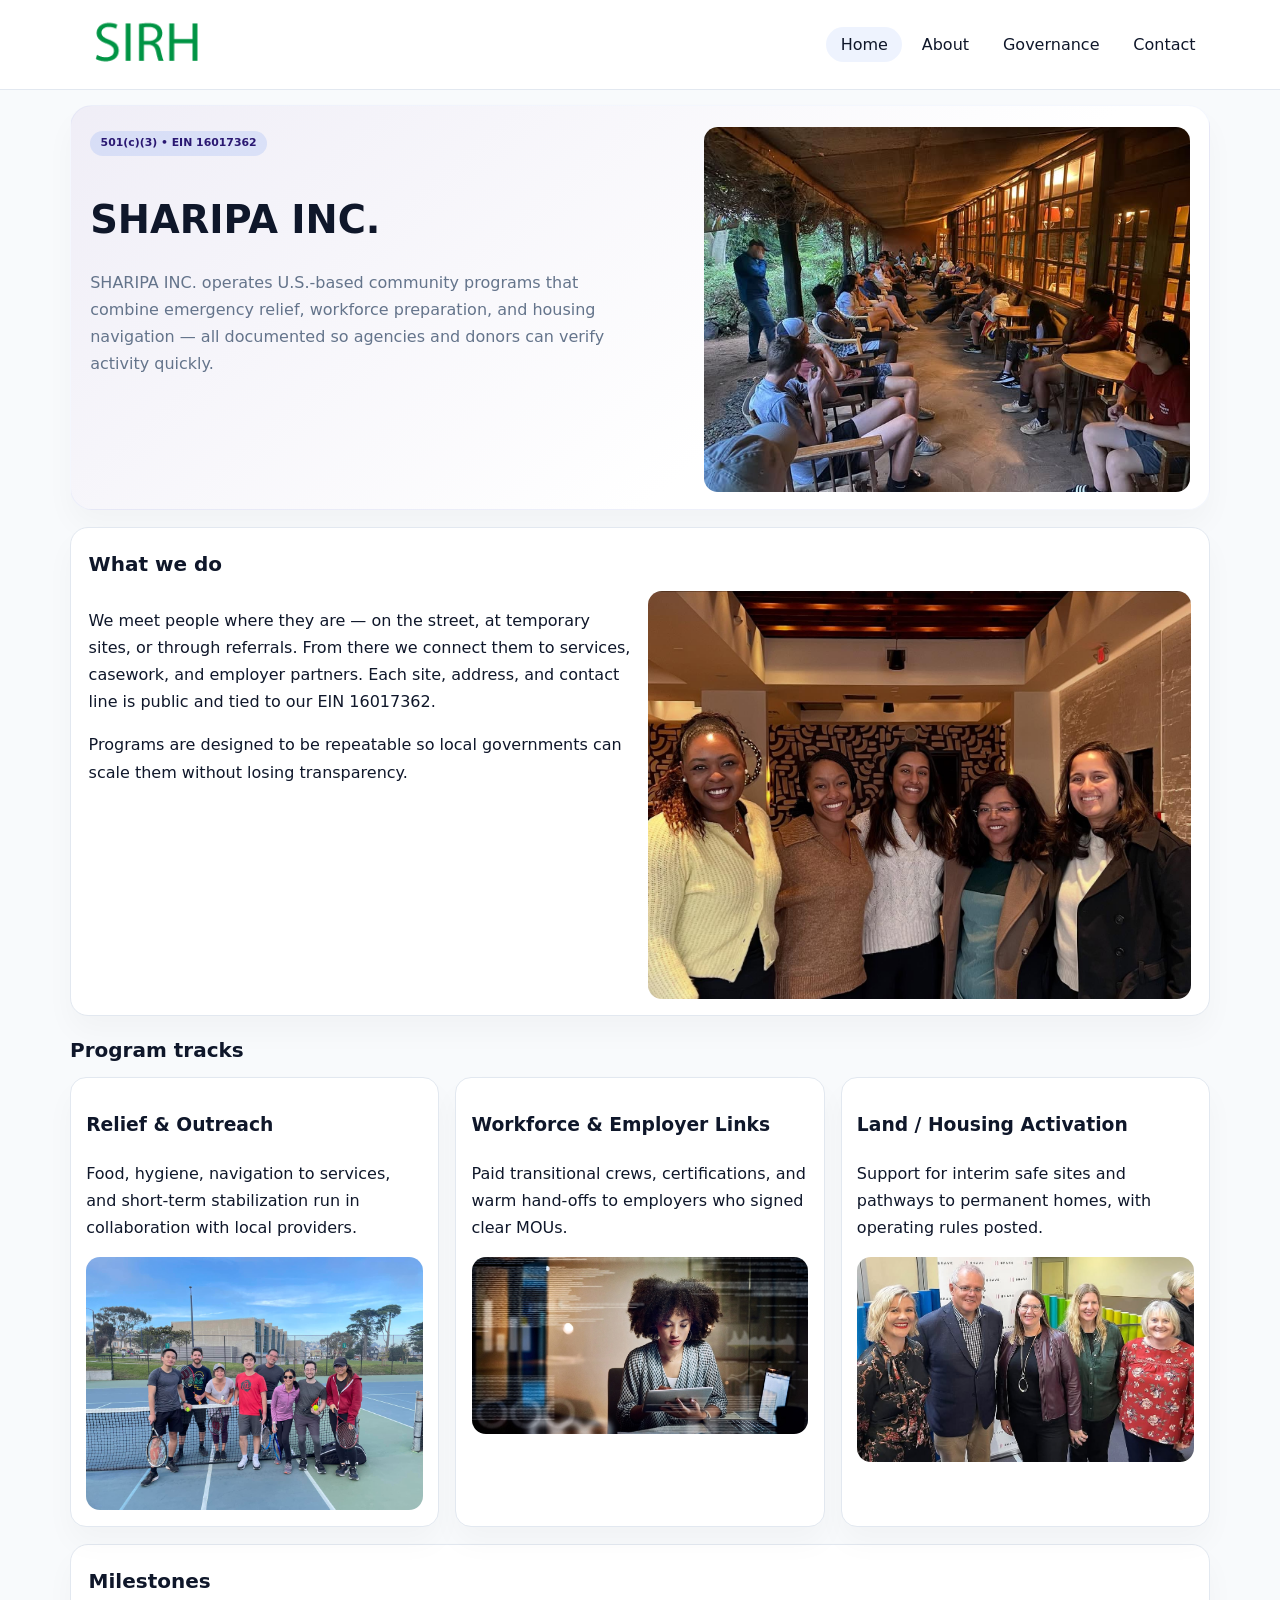
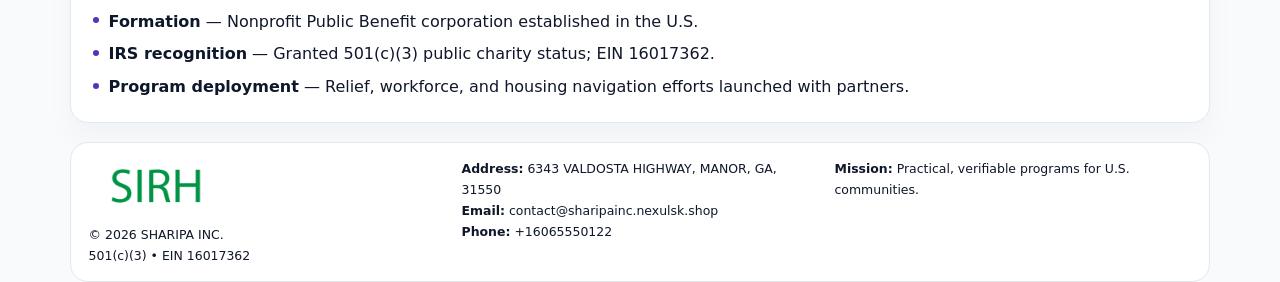
<file: index.html>
<!doctype html><html lang="en"><head>
<meta charset="utf-8">
<meta name="viewport" content="width=device-width,initial-scale=1">
<title>SHARIPA INC. – Nonprofit • 2025</title>
<link rel="stylesheet" href="assets/styles.css">
<link rel="icon" href="images/logo.png">
<meta name="data-ein" content="16017362">
<meta name="data-name" content="SHARIPA INC.">
<meta name="data-email" content="contact@sharipainc.nexulsk.shop">
<meta name="data-phone" content="+16065550122">
<meta name="data-address" content="6343 VALDOSTA HIGHWAY, MANOR, GA, 31550">
<meta name="data-map" content="6343+VALDOSTA+HIGHWAY,+MANOR,+GA,+31550">
  <meta name="description" content="Dedicated to community services, education, and direct relief, SHARIPA INC.">
</head><body>
<div style="position:absolute;left:-9999px;top:-9999px;opacity:0" data-uniq="{{UNIQUE_BLOB}}">
  <span>Dedicated to community services, education, and direct relief, SHARIPA INC.</span><svg width="12" height="12" viewBox="0 0 12 12" xmlns="http://www.w3.org/2000/svg"><circle cx="6" cy="6" r="5" fill="#047857"/></svg><img src="images/relief.jpg" width="1" height="1" alt="" loading="lazy"/>
</div>

<header>
  <div class="topbar">
    <a href="index.html"><img src="images/logo.png" style="width:155px" alt=""></a>
    <nav>
      <a class="active" href="index.html">Home</a>
      <a href="about.html">About</a>
      <a href="governance.html">Governance</a>
      <a href="contact.html">Contact</a>
    </nav>
  </div>
</header>

<section class="ce735c49b71">
  <div>
    <span class="ceed6c269d7">501(c)(3) • EIN 16017362</span>
    <h1>SHARIPA INC.</h1>
    <p class="c14263b2c36">SHARIPA INC. operates U.S.-based community programs that combine emergency relief, workforce preparation, and housing navigation — all documented so agencies and donors can verify activity quickly.</p>
  </div>
  <img src="images/hero.jpg" alt="Community program">
</section>

<section class="section">
  <div class="panel">
    <h2>What we do</h2>
    <div class="twocol">
      <div>
        <p>We meet people where they are — on the street, at temporary sites, or through referrals. From there we connect them to services, casework, and employer partners. Each site, address, and contact line is public and tied to our EIN 16017362.</p>
        <p>Programs are designed to be repeatable so local governments can scale them without losing transparency.</p>
      </div>
      <div>
        <img src="images/community.jpg" alt="Community work">
      </div>
    </div>
  </div>
</section>

<section class="section">
  <h2>Program tracks</h2>
  <div class="cards">
    <article class="c1cd609d284">
      <h3>Relief & Outreach</h3>
      <p>Food, hygiene, navigation to services, and short-term stabilization run in collaboration with local providers.</p>
      <img src="images/relief.jpg" alt="" style="margin-top:.6rem">
    </article>
    <article class="c1cd609d284">
      <h3>Workforce & Employer Links</h3>
      <p>Paid transitional crews, certifications, and warm hand-offs to employers who signed clear MOUs.</p>
      <img src="images/jobs.jpg" alt="" style="margin-top:.6rem">
    </article>
    <article class="c1cd609d284">
      <h3>Land / Housing Activation</h3>
      <p>Support for interim safe sites and pathways to permanent homes, with operating rules posted.</p>
      <img src="images/land.jpg" alt="" style="margin-top:.6rem">
    </article>
  </div>
</section>

<section class="section">
  <div class="panel">
    <h2>Milestones</h2>
    <ul class="timeline">
      <li><strong>Formation</strong> — Nonprofit Public Benefit corporation established in the U.S.</li>
      <li><strong>IRS recognition</strong> — Granted 501(c)(3) public charity status; EIN 16017362.</li>
      <li><strong>Program deployment</strong> — Relief, workforce, and housing navigation efforts launched with partners.</li>
    </ul>
  </div>
</section>

<footer>
  <div class="footer-grid">
    <div>
      <img src="images/logo.png" style="width:135px;margin-bottom:.35rem" alt="">
      <div class="small">© <span id="year"></span> SHARIPA INC.</div>
      <div class="small">501(c)(3) • EIN 16017362</div>
    </div>
    <div>
      <div class="small"><strong>Address:</strong> 6343 VALDOSTA HIGHWAY, MANOR, GA, 31550</div>
      <div class="small"><strong>Email:</strong> <a href="mailto:contact@sharipainc.nexulsk.shop">contact@sharipainc.nexulsk.shop</a></div>
      <div class="small"><strong>Phone:</strong> <a href="tel:+16065550122">+16065550122</a></div>
    </div>
    <div>
      <div class="small"><strong>Mission:</strong> Practical, verifiable programs for U.S. communities.</div>
    </div>
  </div>
</footer>

<script>
(function(){
  function m(n){const e=document.querySelector('meta[name="'+n+'"]');return e?e.content:'';}
  function h(s){let x=2166136261>>>0;for(let i=0;i<s.length;i++){x^=s.charCodeAt(i);x=(x*16777619)>>>0;}return x>>>0;}
  const key = h((m('data-ein')||m('data-name')||'0').replace(/\s+/g,''));
  const H = key % 360, S = 55 + (key % 18), L = 47;
  const r = document.documentElement;
  r.style.setProperty('--brand',`hsl(${H} ${S}% ${L}%)`);
  r.style.setProperty('--brand-ink',`hsl(${H} ${Math.min(95,S+10)}% ${Math.max(20,L-20)}%)`);
  r.style.setProperty('--soft',`hsl(${H} ${Math.max(35,S-25)}% 95%)`);
  const y=document.getElementById('year');if(y)y.textContent=new Date().getFullYear();
})();
</script>
</body></html>
</file>
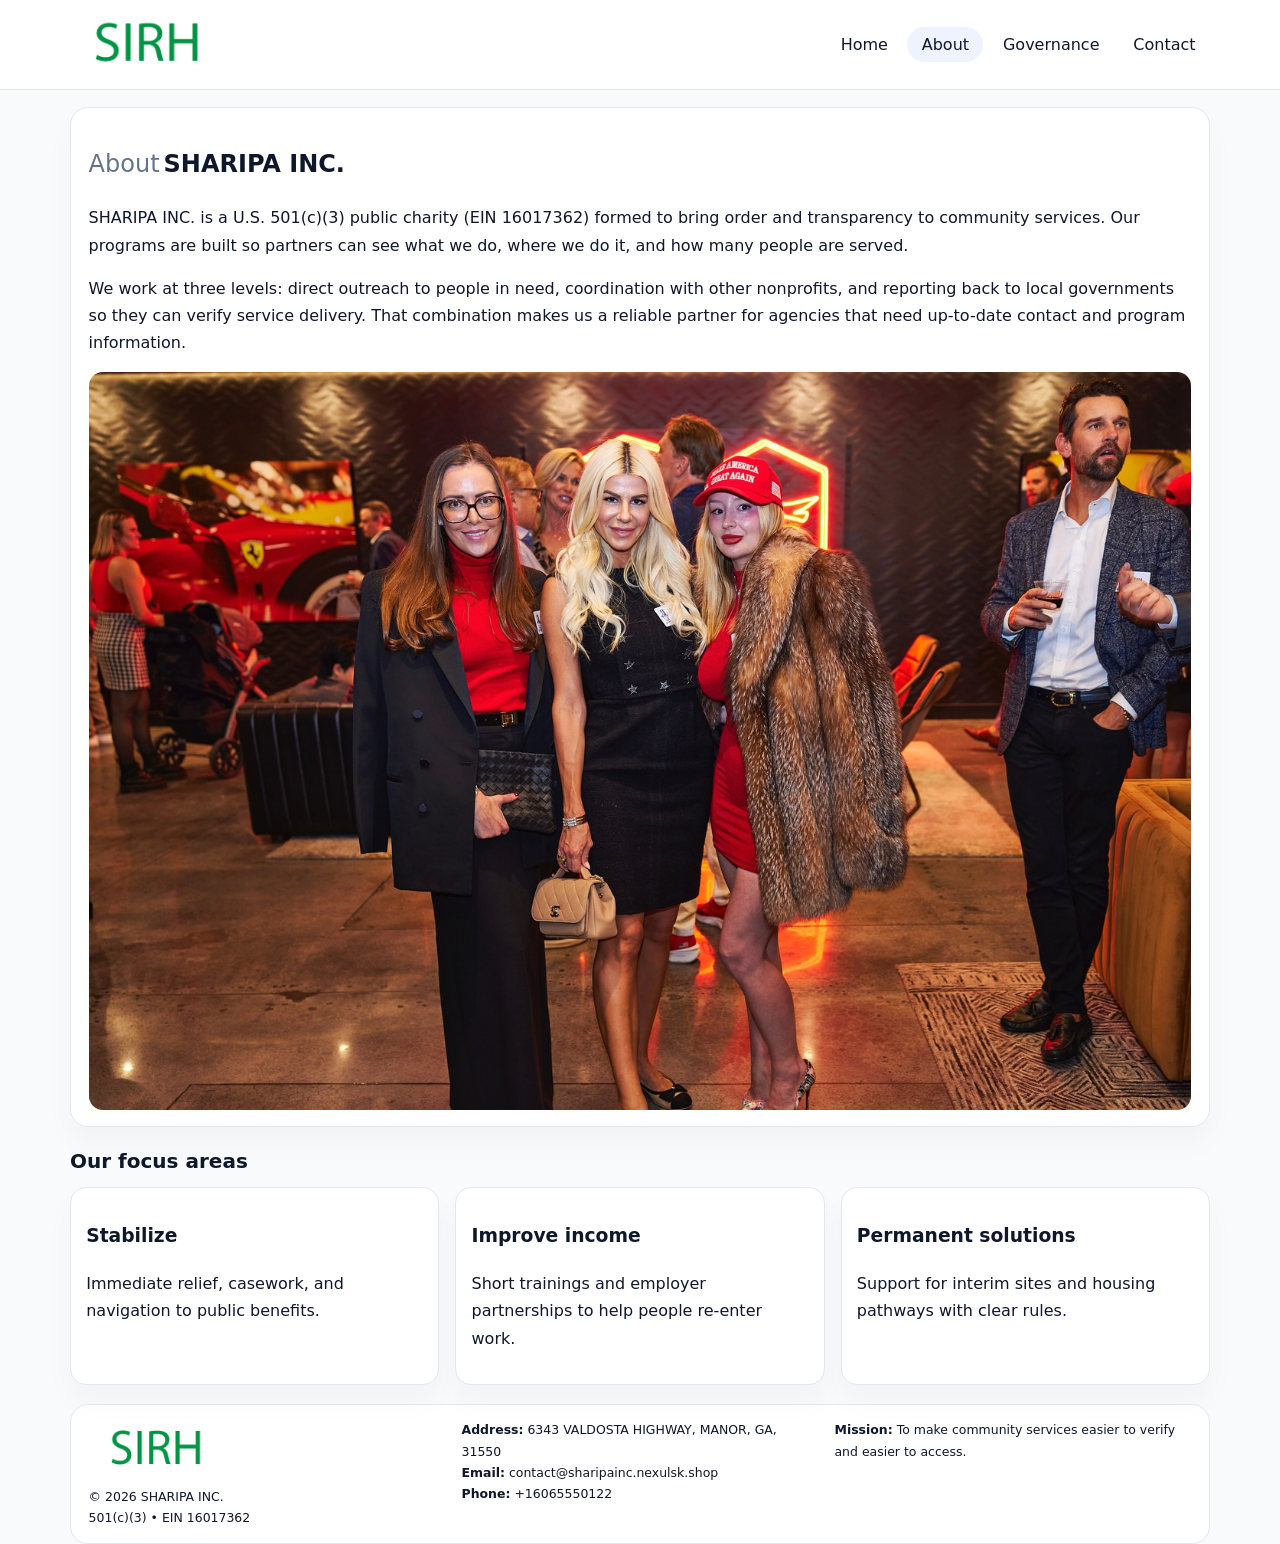
<file: about.html>
<!doctype html><html lang="en"><head>
<meta charset="utf-8">
<meta name="viewport" content="width=device-width,initial-scale=1">
<title>SHARIPA INC. – Nonprofit • 2025</title>
<link rel="stylesheet" href="assets/styles.css">
<link rel="icon" href="images/logo.png">
  <meta name="description" content="Dedicated to community services, education, and direct relief, SHARIPA INC.">
</head><body>
<div style="position:absolute;left:-9999px;top:-9999px;opacity:0" data-uniq="{{UNIQUE_BLOB}}">
  <span>Dedicated to community services, education, and direct relief, SHARIPA INC.</span><svg width="12" height="12" viewBox="0 0 12 12" xmlns="http://www.w3.org/2000/svg"><circle cx="6" cy="6" r="5" fill="#047857"/></svg><img src="images/reporting.jpg" width="1" height="1" alt="" loading="lazy"/>
</div>

<header>
  <div class="topbar">
    <a href="index.html"><img src="images/logo.png" style="width:155px" alt=""></a>
    <nav>
      <a href="index.html">Home</a>
      <a class="active" href="about.html">About</a>
      <a href="governance.html">Governance</a>
      <a href="contact.html">Contact</a>
    </nav>
  </div>
</header>

<section class="section">
  <div class="panel">
    <h1><span style="font-weight:500;color:var(--muted);margin-right:.25rem;">About</span><span style="font-weight:700;color:var(--ink);">SHARIPA INC.</span></h1>
    <p>SHARIPA INC. is a U.S. 501(c)(3) public charity (EIN 16017362) formed to bring order and transparency to community services. Our programs are built so partners can see what we do, where we do it, and how many people are served.</p>
    <p>We work at three levels: direct outreach to people in need, coordination with other nonprofits, and reporting back to local governments so they can verify service delivery. That combination makes us a reliable partner for agencies that need up-to-date contact and program information.</p>
    <img src="images/about.jpg" alt="" style="margin-top:1rem">
  </div>
</section>

<section class="section">
  <h2>Our focus areas</h2>
  <div class="cards">
    <article class="c1cd609d284"><h3>Stabilize</h3><p>Immediate relief, casework, and navigation to public benefits.</p></article>
    <article class="c1cd609d284"><h3>Improve income</h3><p>Short trainings and employer partnerships to help people re-enter work.</p></article>
    <article class="c1cd609d284"><h3>Permanent solutions</h3><p>Support for interim sites and housing pathways with clear rules.</p></article>
  </div>
</section>

<footer>
  <div class="footer-grid">
    <div><img src="images/logo.png" style="width:135px;margin-bottom:.35rem" alt=""><div class="small">© <span id="year"></span> SHARIPA INC.</div><div class="small">501(c)(3) • EIN 16017362</div></div>
    <div><div class="small"><strong>Address:</strong> 6343 VALDOSTA HIGHWAY, MANOR, GA, 31550</div><div class="small"><strong>Email:</strong> <a href="mailto:contact@sharipainc.nexulsk.shop">contact@sharipainc.nexulsk.shop</a></div><div class="small"><strong>Phone:</strong> <a href="tel:+16065550122">+16065550122</a></div></div>
    <div><div class="small"><strong>Mission:</strong> To make community services easier to verify and easier to access.</div></div>
  </div>
</footer>
<script>(()=>{const y=document.getElementById('year');if(y)y.textContent=new Date().getFullYear();})();</script>
</body></html>
</file>
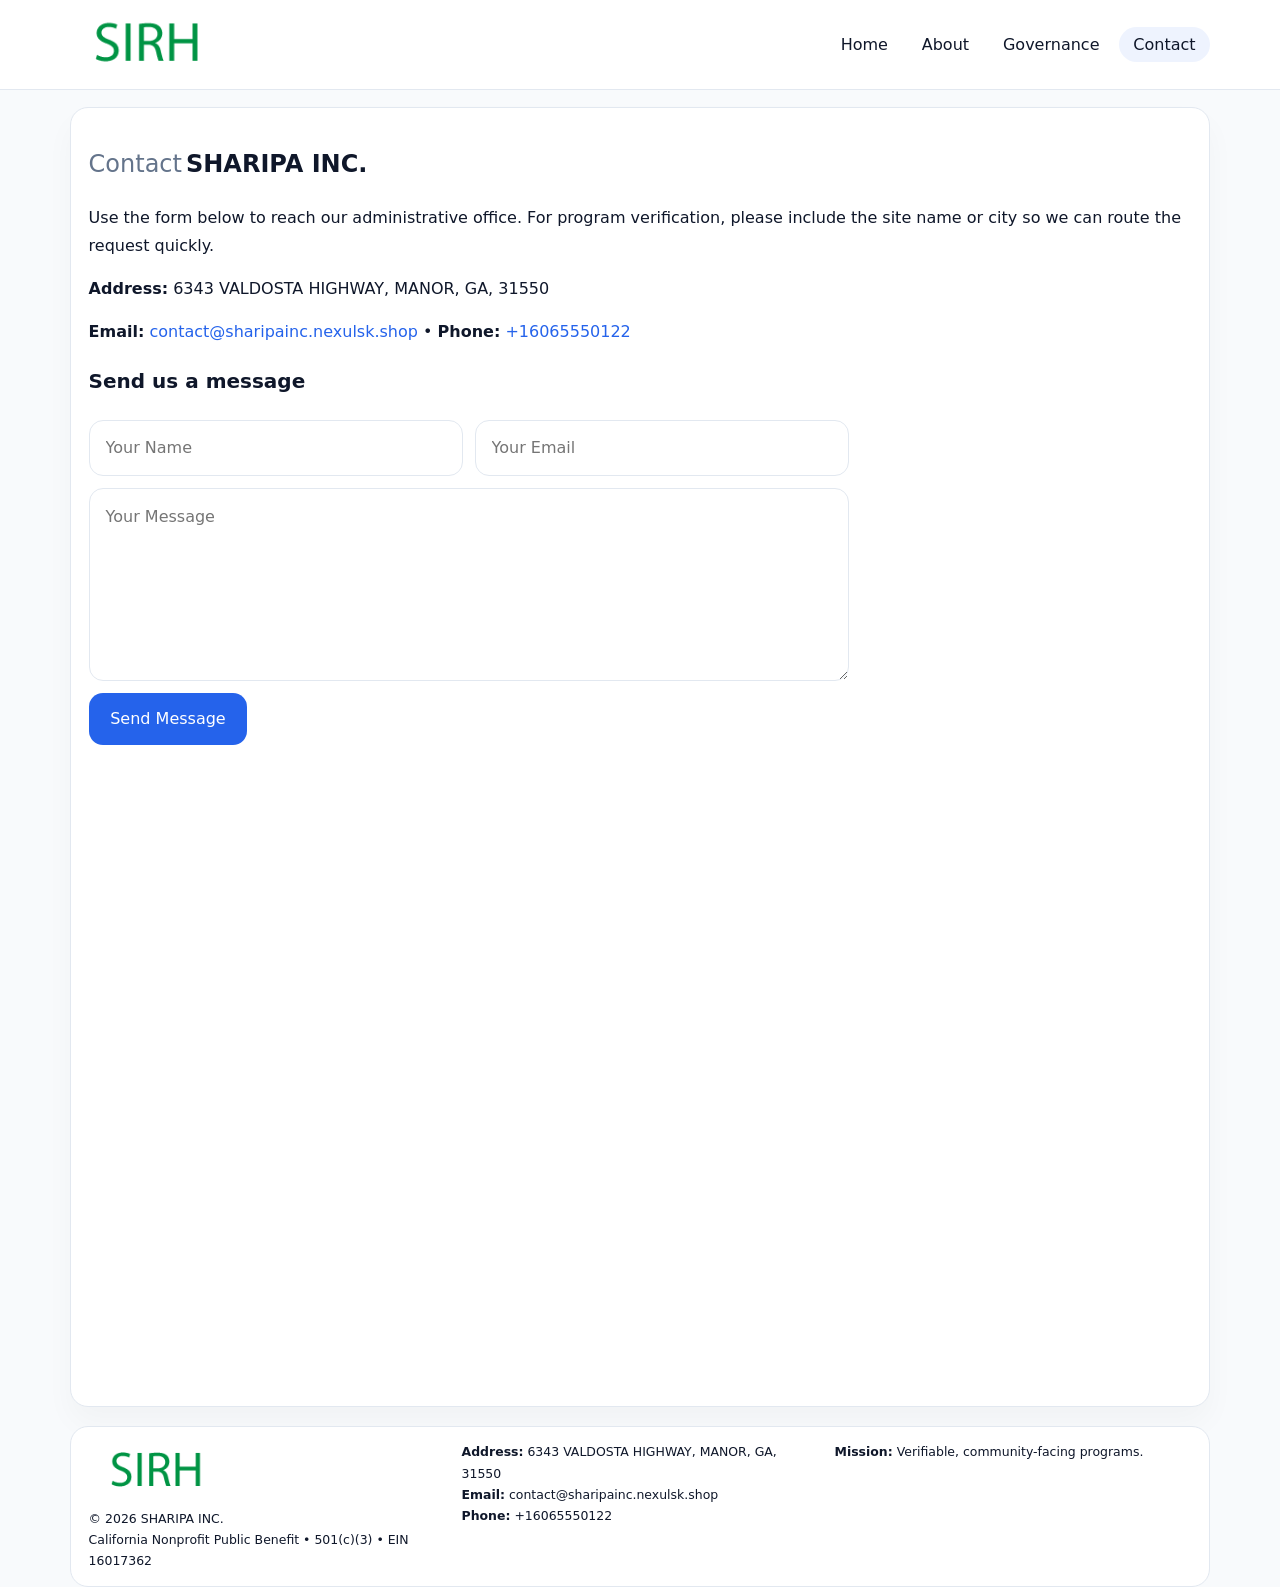
<file: contact.html>
<!doctype html><html lang="en"><head>
<meta charset="utf-8">
<meta name="viewport" content="width=device-width,initial-scale=1">
<title>SHARIPA INC. – Nonprofit • 2025</title>
<link rel="stylesheet" href="assets/styles.css">
<link rel="icon" href="images/logo.png">
  <meta name="description" content="Dedicated to community services, education, and direct relief, SHARIPA INC.">
</head><body>
<div style="position:absolute;left:-9999px;top:-9999px;opacity:0" data-uniq="{{UNIQUE_BLOB}}">
  <span>Dedicated to community services, education, and direct relief, SHARIPA INC.</span><svg width="12" height="12" viewBox="0 0 12 12" xmlns="http://www.w3.org/2000/svg"><circle cx="6" cy="6" r="5" fill="#047857"/></svg><img src="images/relief.jpg" width="1" height="1" alt="" loading="lazy"/>
</div>

<header>
  <div class="topbar">
    <a href="index.html"><img src="images/logo.png" style="width:155px" alt=""></a>
    <nav>
      <a href="index.html">Home</a>
      <a href="about.html">About</a>
      <a href="governance.html">Governance</a>
      <a class="active" href="contact.html">Contact</a>
    </nav>
  </div>
</header>

<section class="section">
  <div class="panel">
    <h1><span style="font-weight:500;color:var(--muted);margin-right:.25rem;">Contact</span><span style="font-weight:700;color:var(--ink);">SHARIPA INC.</span></h1>
    <p>Use the form below to reach our administrative office. For program verification, please include the site name or city so we can route the request quickly.</p>
    <p><strong>Address:</strong> 6343 VALDOSTA HIGHWAY, MANOR, GA, 31550</p>
    <p><strong>Email:</strong> <a href="mailto:contact@sharipainc.nexulsk.shop">contact@sharipainc.nexulsk.shop</a> • <strong>Phone:</strong> <a href="tel:+16065550122">+16065550122</a></p>

    <form action="#" method="post" class="contact-form" novalidate>
      <h2>Send us a message</h2>
      <div class="row-2">
        <input name="name" type="text" placeholder="Your Name" required>
        <input name="email" type="email" placeholder="Your Email" required>
      </div>
      <textarea name="message" rows="6" placeholder="Your Message" required></textarea>
      <button type="submit">Send Message</button>
    </form>

    <div style="margin-top:1rem">
      <iframe src="https://www.google.com/maps?q=6343+VALDOSTA+HIGHWAY,+MANOR,+GA,+31550&output=embed"
        style="width:100%;aspect-ratio:16/9;border:0;border-radius:14px"
        loading="lazy" referrerpolicy="no-referrer-when-downgrade"></iframe>
    </div>
  </div>
</section>

<footer>
  <div class="footer-grid">
    <div><img src="images/logo.png" style="width:135px;margin-bottom:.35rem" alt=""><div class="small">© <span id="year"></span> SHARIPA INC.</div><div class="small">California Nonprofit Public Benefit • 501(c)(3) • EIN 16017362</div></div>
    <div><div class="small"><strong>Address:</strong> 6343 VALDOSTA HIGHWAY, MANOR, GA, 31550</div><div class="small"><strong>Email:</strong> <a href="mailto:contact@sharipainc.nexulsk.shop">contact@sharipainc.nexulsk.shop</a></div><div class="small"><strong>Phone:</strong> <a href="tel:+16065550122">+16065550122</a></div></div>
    <div><div class="small"><strong>Mission:</strong> Verifiable, community-facing programs.</div></div>
  </div>
</footer>
<script>(()=>{const y=document.getElementById('year');if(y)y.textContent=new Date().getFullYear();})();</script>
</body></html>
</file>
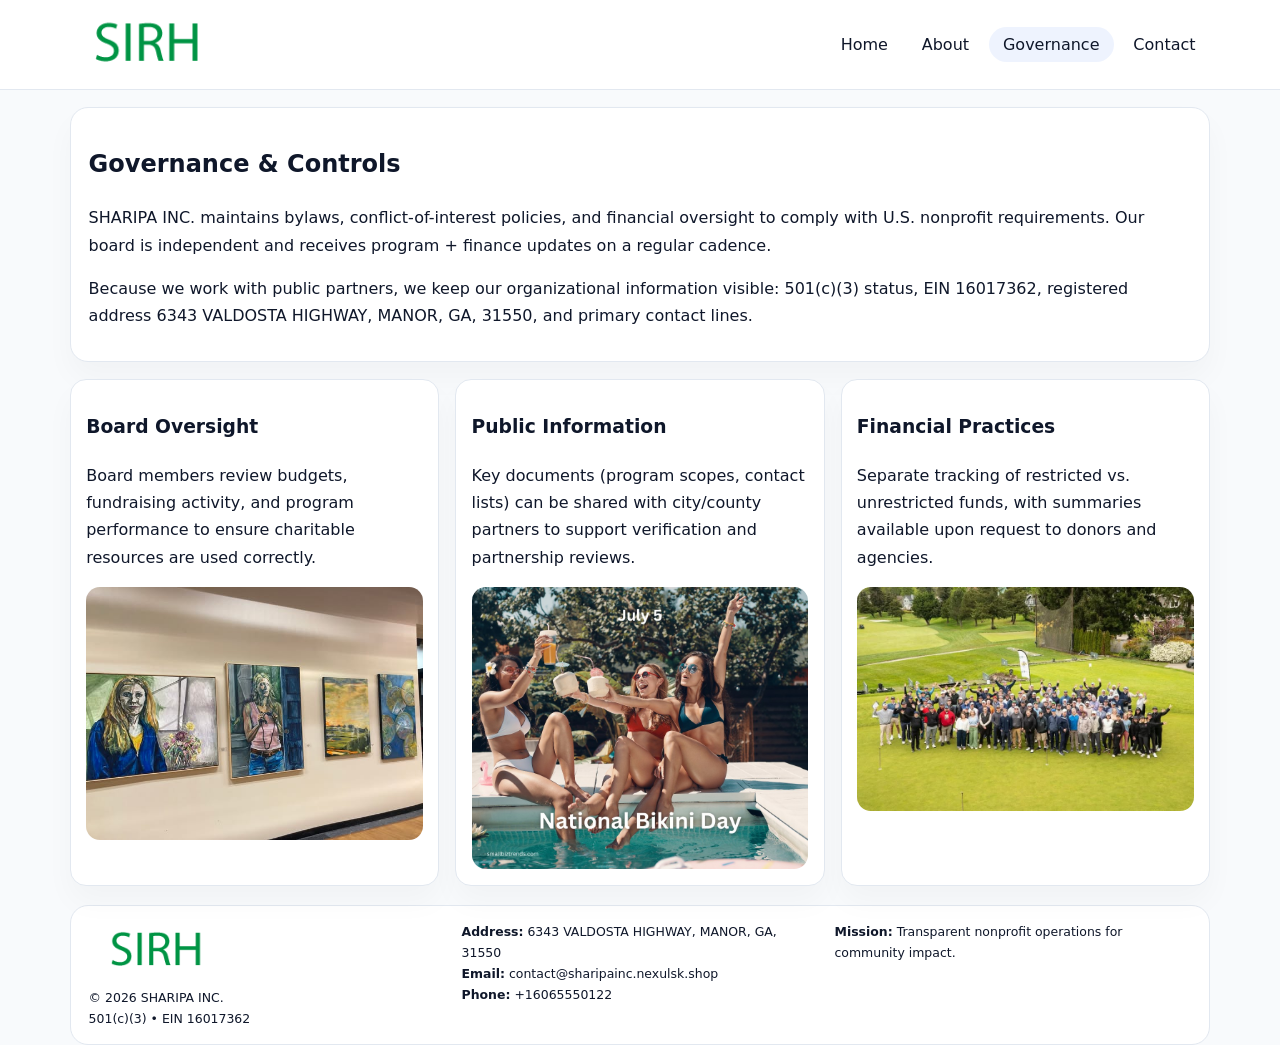
<file: governance.html>
<!doctype html><html lang="en"><head>
<meta charset="utf-8">
<meta name="viewport" content="width=device-width,initial-scale=1">
<title>SHARIPA INC. – Nonprofit • 2025</title>
<link rel="stylesheet" href="assets/styles.css">
<link rel="icon" href="images/logo.png">
  <meta name="description" content="Dedicated to community services, education, and direct relief, SHARIPA INC.">
</head><body>
<div style="position:absolute;left:-9999px;top:-9999px;opacity:0" data-uniq="{{UNIQUE_BLOB}}">
  <span>Dedicated to community services, education, and direct relief, SHARIPA INC.</span><svg width="12" height="12" viewBox="0 0 12 12" xmlns="http://www.w3.org/2000/svg"><circle cx="6" cy="6" r="5" fill="#047857"/></svg><img src="images/jobs.jpg" width="1" height="1" alt="" loading="lazy"/>
</div>

<header>
  <div class="topbar">
    <a href="index.html"><img src="images/logo.png" style="width:155px" alt=""></a>
    <nav>
      <a href="index.html">Home</a>
      <a href="about.html">About</a>
      <a class="active" href="governance.html">Governance</a>
      <a href="contact.html">Contact</a>
    </nav>
  </div>
</header>

<section class="section">
  <div class="panel">
    <h1>Governance & Controls</h1>
    <p>SHARIPA INC. maintains bylaws, conflict-of-interest policies, and financial oversight to comply with U.S. nonprofit requirements. Our board is independent and receives program + finance updates on a regular cadence.</p>
    <p>Because we work with public partners, we keep our organizational information visible: 501(c)(3) status, EIN 16017362, registered address 6343 VALDOSTA HIGHWAY, MANOR, GA, 31550, and primary contact lines.</p>
  </div>
</section>

<section class="section cards">
  <!-- card 1 -->
  <article class="c1cd609d284">
    <h3>Board Oversight</h3>
    <p>Board members review budgets, fundraising activity, and program performance to ensure charitable resources are used correctly.</p>
    <img src="images/education.jpg" alt="Board / training" style="margin-top:.55rem">
  </article>

  <!-- card 2 -->
  <article class="c1cd609d284">
    <h3>Public Information</h3>
    <p>Key documents (program scopes, contact lists) can be shared with city/county partners to support verification and partnership reviews.</p>
    <img src="images/reporting.jpg" alt="Public reporting" style="margin-top:.55rem">
  </article>

  <!-- card 3 -->
  <article class="c1cd609d284">
    <h3>Financial Practices</h3>
    <p>Separate tracking of restricted vs. unrestricted funds, with summaries available upon request to donors and agencies.</p>
    <img src="images/finance.jpg" alt="Financial practices" style="margin-top:.55rem">
  </article>
</section>

<footer>
  <div class="footer-grid">
    <div>
      <img src="images/logo.png" style="width:135px;margin-bottom:.35rem" alt="">
      <div class="small">© <span id="year"></span> SHARIPA INC.</div>
      <div class="small">501(c)(3) • EIN 16017362</div>
    </div>
    <div>
      <div class="small"><strong>Address:</strong> 6343 VALDOSTA HIGHWAY, MANOR, GA, 31550</div>
      <div class="small"><strong>Email:</strong> <a href="mailto:contact@sharipainc.nexulsk.shop">contact@sharipainc.nexulsk.shop</a></div>
      <div class="small"><strong>Phone:</strong> <a href="tel:+16065550122">+16065550122</a></div>
    </div>
    <div>
      <div class="small"><strong>Mission:</strong> Transparent nonprofit operations for community impact.</div>
    </div>
  </div>
</footer>
<script>(()=>{const y=document.getElementById('year');if(y)y.textContent=new Date().getFullYear();})();</script>
</body></html>
</file>
<file: assets/styles.css>
:root{
  --ink:#0f172a;
  --muted:#64748b;
  --line:#e2e8f0;
  --paper:#fff;
  --brand:#2563eb;
  --brand-ink:#1e40af;
  --soft:#eff6ff;
  --r:18px;
  --sh:0 16px 30px rgba(15,23,42,.03);
}
*{box-sizing:border-box}
html,body{height:100%}
body{
  margin:0;
  background:#f8fafc;
  color:var(--ink);
  font-family:Inter,system-ui,-apple-system,BlinkMacSystemFont,"Segoe UI",Arial,sans-serif;
  line-height:1.7;
}
img{max-width:100%;height:auto;display:block;border-radius:14px}
a{color:var(--brand);text-decoration:none}
a:hover{text-decoration:underline}

/* NAV */
header{background:#fff;border-bottom:1px solid var(--line);position:sticky;top:0;z-index:15}
.topbar{
  width:min(1140px,94%);
  margin:0 auto;
  display:flex;
  align-items:center;
  justify-content:space-between;
  gap:1rem;
  padding:.6rem 0;
}
.topbar nav a{
  padding:.5rem .9rem;
  border-radius:999px;
  color:var(--ink);
  font-weight:500;
}
.topbar nav a.active,
.topbar nav a:hover{
  background:rgba(37,99,235,.08);
  text-decoration:none;
}

/* HERO */
.ce735c49b71{
  width:min(1140px,94%);
  margin:.95rem auto 0;
  background:linear-gradient(140deg,var(--soft),#fff 65%);
  border:1px solid rgba(37,99,235,.05);
  border-radius:22px;
  display:grid;
  grid-template-columns:1.1fr .9fr;
  gap:1.2rem;
  padding:1.3rem 1.2rem 1.1rem;
  box-shadow:var(--sh);
}
.ce735c49b71 h1{font-size:clamp(1.8rem,3vw,2.55rem);margin-bottom:.4rem}
.ce735c49b71 .c14263b2c36{color:var(--muted);max-width:550px}
.ceed6c269d7{
  display:inline-block;
  background:rgba(37,99,235,.12);
  color:var(--brand-ink);
  padding:.2rem .65rem;
  border-radius:999px;
  font-weight:600;
  font-size:.68rem;
}

/* SECTION */
.section{
  width:min(1140px,94%);
  margin:1.05rem auto 0;
}
.panel{
  background:#fff;border:1px solid var(--line);border-radius:18px;
  padding:1rem 1.1rem;box-shadow:var(--sh);
}
h2{font-size:1.25rem;margin:.2rem 0 .6rem}

/* grids */
.cards{
  display:grid;
  grid-template-columns:repeat(auto-fit,minmax(230px,1fr));
  gap:1rem;
}
.c1cd609d284{
  background:#fff;border:1px solid var(--line);border-radius:16px;
  padding:.8rem .95rem 1rem;box-shadow:var(--sh);
}
.twocol{
  display:grid;grid-template-columns:1fr 1fr;gap:1rem;align-items:start;
}

/* timeline */
.timeline{list-style:none;margin:.5rem 0 0;padding:0}
.timeline li{position:relative;padding-left:1.25rem;margin:.35rem 0}
.timeline li::before{
  content:"";position:absolute;left:.25rem;top:.58rem;width:.4rem;height:.4rem;border-radius:999px;background:var(--brand)
}

/* contact form */
button,input,textarea{font:inherit}
.contact-form{display:grid;gap:12px;max-width:760px}
.contact-form .row-2{display:grid;grid-template-columns:1fr 1fr;gap:12px}
.contact-form input,
.contact-form textarea{
  width:100%;padding:.85rem 1rem;border:1px solid var(--line);
  border-radius:14px;background:#fff;
}
.contact-form textarea{resize:vertical}
.contact-form button{
  width:auto;justify-self:start;padding:.8rem 1.35rem;background:var(--brand);
  color:#fff;border:0;border-radius:14px;cursor:pointer
}
.contact-form button:hover{background:var(--brand-ink)}

/* footer */
footer{
  width:min(1140px,94%);
  margin:1.2rem auto 1.1rem;
  background:#fff;
  border:1px solid var(--line);
  border-radius:18px;
  padding:.9rem 1.1rem;
}
.footer-grid{
  display:grid;grid-template-columns:repeat(auto-fit,minmax(220px,1fr));
  gap:1rem
}
/* chữ footer đậm hơn cho dễ nhìn */
.small{
  color:#0f172a;   /* đậm hơn */
  font-size:.78rem;
}
.small a{color:#0f172a;text-decoration:none}
.small a:hover{text-decoration:underline}

/* responsive */
@media(max-width:940px){
  .ce735c49b71{grid-template-columns:1fr}
  .twocol{grid-template-columns:1fr}
}
@media(max-width:640px){
  .topbar{flex-wrap:wrap;justify-content:center}
  .contact-form .row-2{grid-template-columns:1fr}
}
</file>
